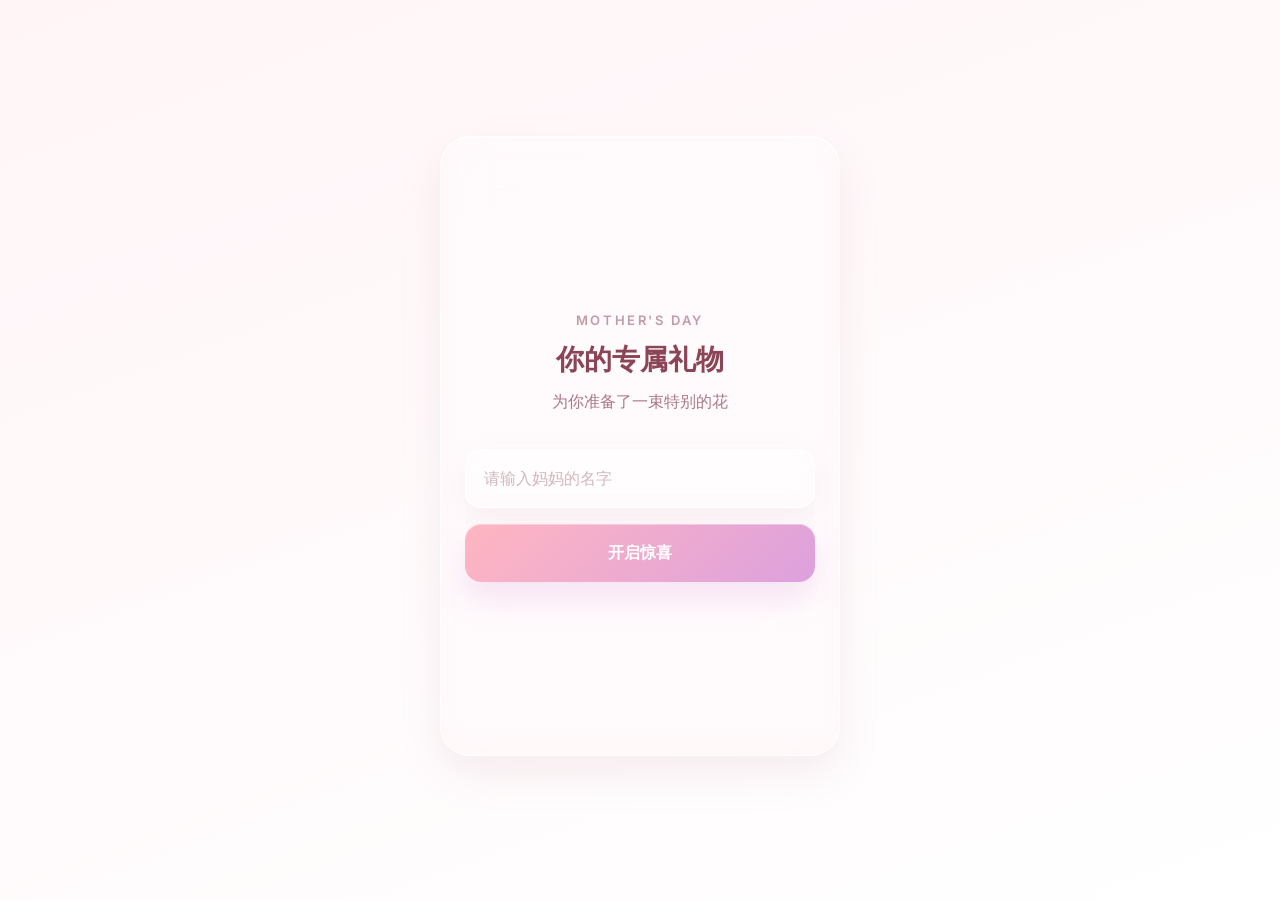
<file: index.html>
<!DOCTYPE html>
<html lang="zh-CN">
<head>
    <meta charset="UTF-8">
    <meta name="viewport" content="width=device-width, initial-scale=1.0, viewport-fit=cover">
    <title>母亲节专属礼物</title>
    <link rel="preconnect" href="https://fonts.googleapis.com">
    <link rel="preconnect" href="https://fonts.gstatic.com" crossorigin>
    <link href="https://fonts.googleapis.com/css2?family=Inter:wght@300;400;600;700&display=swap" rel="stylesheet">
    <link rel="stylesheet" href="static/style.css">
</head>
<body>
    <div class="background-blur background-blur-left"></div>
    <div class="background-blur background-blur-right"></div>
    <div class="wave-layer wave-layer-one"></div>
    <div class="wave-layer wave-layer-two"></div>

    <main class="app-shell">
        <section class="view view-active" id="input-view">
            <div class="glass-panel hero-panel">
                <p class="eyebrow">Mother's Day</p>
                <h1>你的专属礼物</h1>
                <p class="subtitle">为你准备了一束特别的花</p>
                <form id="name-form" class="name-form">
                    <label class="sr-only" for="name-input">请输入妈妈的名字</label>
                    <input id="name-input" name="name" type="text" maxlength="10" placeholder="请输入妈妈的名字" autocomplete="off" required>
                    <button type="submit" class="primary-button">开启惊喜</button>
                </form>
            </div>
        </section>

        <section class="view" id="card-view" aria-hidden="true">
            <div class="card-layout">
                <header class="card-header">
                    <p class="eyebrow">Mother's Day Special</p>
                    <h2 id="greeting-title">妈妈小姐 母亲节快乐</h2>
                </header>

                <article class="bouquet-card" id="bouquet-card">
                    <div class="card-inner">
                        <div class="bouquet-frame">
                            <div id="bouquet-illustration" class="bouquet-illustration" aria-hidden="true"></div>
                        </div>
                        <div class="card-copy">
                            <p class="flower-name" id="flower-name">粉色康乃馨</p>
                            <div class="flower-language">
                                <p class="flower-language-zh" id="flower-language-zh">💐 妈妈的碎碎念念，温暖了我的岁岁年年</p>
                                <p class="flower-language-en" id="flower-language-en">Mom's little words warm my whole life</p>
                            </div>
                            <p class="card-message" id="card-message">💐 妈妈的碎碎念念，温暖了我的岁岁年年</p>
                        </div>
                    </div>
                </article>

                <button type="button" class="primary-button secondary-width" id="refresh-button">再抽一束专属花束</button>
            </div>
        </section>
    </main>

    <script src="static/script.js"></script>
</body>
</html>
</file>
<file: static/style.css>
:root {
    --bg-start: #fff5f7;
    --bg-end: #ffffff;
    --text-primary: #8b4557;
    --text-secondary: rgba(139, 69, 87, 0.72);
    --text-light: rgba(139, 69, 87, 0.52);
    --panel-bg: rgba(255, 250, 251, 0.76);
    --panel-border: rgba(255, 255, 255, 0.85);
    --theme-color: #ffe6ee;
    --theme-color-deep: #f7c8d7;
    --button-start: #ffb6c1;
    --button-end: #dda0dd;
    --shadow-color: rgba(221, 160, 221, 0.24);
    --input-bg: rgba(255, 255, 255, 0.5);
    --max-width: 400px;
    --transition-smooth: 0.3s ease;
}

* {
    box-sizing: border-box;
}

html,
body {
    margin: 0;
    min-height: 100%;
    font-family: "Inter", "PingFang SC", "SF Pro Rounded", "Hiragino Sans GB", "Microsoft YaHei", sans-serif;
    background: linear-gradient(160deg, var(--bg-start), var(--bg-end));
    color: var(--text-primary);
    line-height: 1.6;
    transition: background var(--transition-smooth), color var(--transition-smooth);
}

body {
    position: relative;
    overflow-x: hidden;
}

body::before {
    content: "";
    position: fixed;
    inset: 0;
    background:
        radial-gradient(circle at 20% 20%, rgba(255, 214, 226, 0.45), transparent 35%),
        radial-gradient(circle at 80% 25%, rgba(238, 220, 255, 0.35), transparent 34%),
        radial-gradient(circle at 50% 85%, rgba(255, 241, 230, 0.5), transparent 36%);
    pointer-events: none;
    z-index: -4;
}

.background-blur,
.wave-layer {
    position: fixed;
    pointer-events: none;
    z-index: -3;
}

.background-blur {
    width: 48vw;
    height: 48vw;
    border-radius: 50%;
    filter: blur(40px);
    opacity: 0.45;
    animation: floatGlow 16s ease-in-out infinite;
}

.background-blur-left {
    left: -8vw;
    top: 8vh;
    background: rgba(255, 201, 214, 0.42);
}

.background-blur-right {
    right: -12vw;
    bottom: 12vh;
    background: rgba(232, 212, 255, 0.35);
    animation-delay: -6s;
}

.wave-layer {
    inset: -15% -10%;
    opacity: 0.15;
    background:
        radial-gradient(ellipse at 25% 30%, rgba(255, 196, 214, 0.5), transparent 42%),
        radial-gradient(ellipse at 70% 45%, rgba(225, 190, 231, 0.42), transparent 44%),
        radial-gradient(ellipse at 40% 75%, rgba(255, 234, 222, 0.4), transparent 40%);
    filter: blur(30px);
}

.wave-layer-one {
    animation: driftWave 18s ease-in-out infinite alternate;
}

.wave-layer-two {
    animation: driftWaveReverse 24s ease-in-out infinite alternate;
}

.app-shell {
    min-height: 100vh;
    display: flex;
    align-items: center;
    justify-content: center;
    padding: 24px 16px 32px;
}

.view {
    width: 100%;
    max-width: var(--max-width);
    opacity: 0;
    visibility: hidden;
    position: absolute;
    transform: translateY(10px);
    transition: opacity 0.3s ease, transform 0.3s ease, visibility 0.3s ease;
}

.view-active {
    opacity: 1;
    visibility: visible;
    position: relative;
    transform: translateY(0);
}

.glass-panel,
.bouquet-card {
    backdrop-filter: blur(22px);
    -webkit-backdrop-filter: blur(22px);
    background: var(--panel-bg);
    border: 1px solid var(--panel-border);
    transition: background var(--transition-smooth), border-color var(--transition-smooth), box-shadow var(--transition-smooth), transform var(--transition-smooth);
}

.hero-panel {
    width: 100%;
    min-height: min(72vh, 620px);
    padding: 44px 24px;
    border-radius: 30px;
    display: flex;
    flex-direction: column;
    justify-content: center;
    align-items: center;
    text-align: center;
    box-shadow:
        0 18px 40px rgba(191, 143, 159, 0.14),
        inset 0 1px 0 rgba(255, 255, 255, 0.92),
        inset 0 -12px 24px rgba(255, 246, 248, 0.82);
}

.eyebrow {
    margin: 0 0 10px;
    font-size: 13px;
    font-weight: 600;
    letter-spacing: 0.2em;
    text-transform: uppercase;
    color: var(--text-light);
}

h1,
h2,
p {
    margin: 0;
}

h1 {
    font-size: 28px;
    font-weight: 700;
    line-height: 1.3;
}

.subtitle {
    margin-top: 12px;
    font-size: 16px;
    font-weight: 300;
    color: var(--text-secondary);
}

.name-form {
    width: 100%;
    margin-top: 34px;
    display: flex;
    flex-direction: column;
    gap: 16px;
}

input {
    width: 100%;
    border: 1px solid rgba(255, 255, 255, 0.8);
    border-radius: 16px;
    padding: 16px 18px;
    font: inherit;
    color: var(--text-primary);
    background: var(--input-bg);
    box-shadow:
        inset 0 1px 0 rgba(255, 255, 255, 0.85),
        inset 0 -8px 16px rgba(255, 247, 250, 0.65),
        0 10px 24px rgba(196, 162, 176, 0.12);
    outline: none;
    transition: border-color var(--transition-smooth), box-shadow var(--transition-smooth), background var(--transition-smooth), transform var(--transition-smooth);
}

input::placeholder {
    color: rgba(139, 69, 87, 0.38);
}

input:focus {
    border-color: rgba(221, 160, 221, 0.72);
    box-shadow:
        0 0 0 4px rgba(255, 219, 232, 0.45),
        inset 0 1px 0 rgba(255, 255, 255, 0.92),
        0 14px 28px rgba(196, 162, 176, 0.16);
    transform: translateY(-1px);
}

.primary-button {
    width: 100%;
    border: none;
    border-radius: 16px;
    padding: 16px 20px;
    font: inherit;
    font-size: 16px;
    font-weight: 600;
    color: #ffffff;
    cursor: pointer;
    background: linear-gradient(135deg, var(--button-start), var(--button-end));
    box-shadow:
        0 16px 30px rgba(221, 160, 221, 0.26),
        inset 0 1px 0 rgba(255, 255, 255, 0.35);
    transition: transform 0.2s ease, box-shadow var(--transition-smooth), filter var(--transition-smooth), background var(--transition-smooth);
}

.primary-button:hover {
    transform: translateY(-2px);
    filter: brightness(0.9);
    box-shadow:
        0 20px 34px rgba(221, 160, 221, 0.3),
        inset 0 1px 0 rgba(255, 255, 255, 0.4);
}

.primary-button:active,
.primary-button.is-pressed {
    transform: scale(0.95);
    filter: brightness(0.94);
}

.primary-button:focus-visible,
input:focus-visible {
    outline: none;
}

.card-layout {
    width: 100%;
    display: flex;
    flex-direction: column;
    align-items: center;
    gap: 20px;
}

.card-header {
    text-align: center;
    padding: 6px 10px 0;
}

.card-header h2 {
    font-size: 24px;
    font-weight: 700;
    line-height: 1.35;
}

.bouquet-card {
    width: 90%;
    max-width: 360px;
    border-radius: 24px;
    padding: 4px;
    background:
        linear-gradient(145deg, rgba(255, 255, 255, 0.84), rgba(255, 250, 251, 0.7)),
        linear-gradient(135deg, var(--theme-color), rgba(255, 255, 255, 0.7));
    box-shadow:
        0 22px 42px var(--shadow-color),
        0 0 0 1px rgba(255, 255, 255, 0.75),
        inset 0 0 0 1px rgba(255, 255, 255, 0.28);
}

.card-inner {
    border-radius: 20px;
    background: #fffafb;
    padding: 30px 22px;
    box-shadow:
        inset 0 12px 20px rgba(255, 255, 255, 0.68),
        inset 0 -12px 20px rgba(248, 234, 239, 0.72),
        0 1px 0 rgba(255, 255, 255, 0.8);
}

.bouquet-frame {
    height: 180px;
    display: flex;
    align-items: center;
    justify-content: center;
}

.bouquet-illustration {
    width: 100%;
    max-width: 250px;
    height: 180px;
}

.bouquet-illustration svg {
    width: 100%;
    height: 100%;
    display: block;
    overflow: visible;
}

.card-copy {
    margin-top: 8px;
    text-align: center;
}

.flower-name {
    font-size: 18px;
    font-weight: 600;
    letter-spacing: 0.04em;
}

.flower-language {
    margin-top: 16px;
    display: flex;
    flex-direction: column;
    gap: 4px;
    align-items: center;
}

.flower-language-zh {
    font-size: 14px;
    font-weight: 400;
    color: rgba(139, 69, 87, 0.62);
    line-height: 1.5;
}

.flower-language-en {
    font-size: 12px;
    font-weight: 300;
    color: rgba(139, 69, 87, 0.42);
    line-height: 1.5;
}

.card-message {
    display: none;
    margin-top: 14px;
    font-size: 16px;
    font-weight: 400;
    color: var(--text-secondary);
    line-height: 1.8;
}

.secondary-width {
    width: 80%;
    max-width: 280px;
}

.card-animate {
    animation: cardLift 0.4s ease;
}

.sr-only {
    position: absolute;
    width: 1px;
    height: 1px;
    padding: 0;
    margin: -1px;
    overflow: hidden;
    clip: rect(0, 0, 0, 0);
    white-space: nowrap;
    border: 0;
}

@keyframes driftWave {
    0% {
        transform: translate3d(-2%, -1%, 0) scale(1);
    }
    100% {
        transform: translate3d(3%, 4%, 0) scale(1.06);
    }
}

@keyframes driftWaveReverse {
    0% {
        transform: translate3d(2%, 3%, 0) scale(1.02);
    }
    100% {
        transform: translate3d(-4%, -2%, 0) scale(1.08);
    }
}

@keyframes floatGlow {
    0%,
    100% {
        transform: translateY(0) scale(1);
    }
    50% {
        transform: translateY(-12px) scale(1.06);
    }
}

@keyframes cardLift {
    0% {
        opacity: 0;
        transform: translateY(10px);
    }
    100% {
        opacity: 1;
        transform: translateY(0);
    }
}

@media (max-width: 430px) {
    .app-shell {
        padding: 20px 14px 28px;
    }

    .hero-panel {
        min-height: min(70vh, 560px);
        padding: 38px 20px;
        border-radius: 28px;
    }

    h1 {
        font-size: 26px;
    }

    .subtitle,
    .flower-language-zh,
    .card-message,
    input,
    .primary-button {
        font-size: 15px;
    }

    .flower-language-en {
        font-size: 11px;
    }

    .card-header h2 {
        font-size: 22px;
    }

    .bouquet-card {
        width: 100%;
    }

    .card-inner {
        padding: 26px 18px;
    }
}

@media (max-width: 360px) {
    .hero-panel {
        min-height: 66vh;
        padding: 32px 18px;
    }

    h1 {
        font-size: 24px;
    }

    .card-header h2 {
        font-size: 20px;
    }

    .flower-name {
        font-size: 17px;
    }

    .secondary-width {
        width: 100%;
    }
}
</file>
